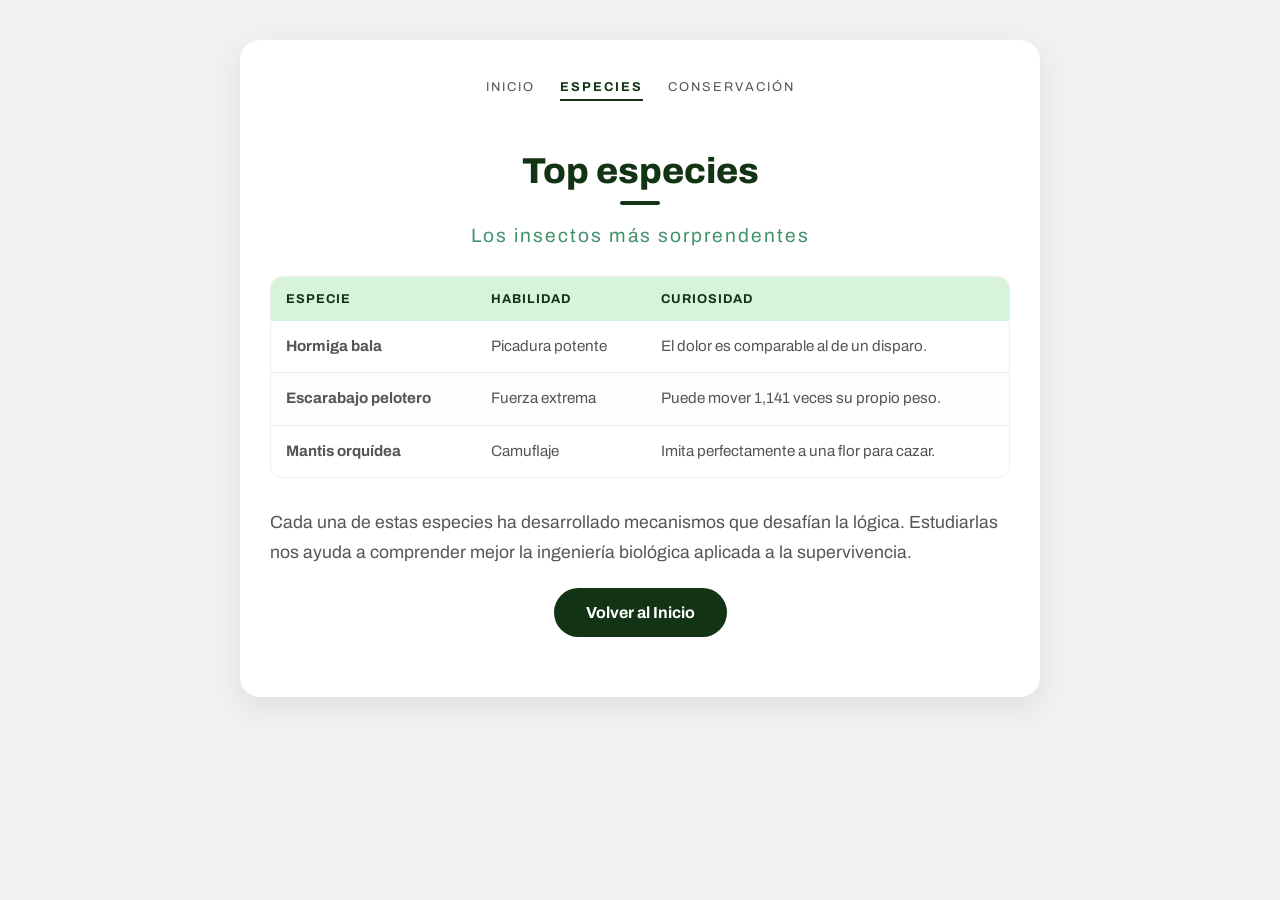
<file: docs/pagina2.html>
<!DOCTYPE html>
<html lang="es">
<head>
    <meta charset="UTF-8">
    <meta name="viewport" content="width=device-width, initial-scale=1.0">
    <title>Especies Fascinantes - Insectos</title>
    <link rel="preconnect" href="https://fonts.googleapis.com">
    <link rel="preconnect" href="https://fonts.gstatic.com" crossorigin>
    <link href="https://fonts.googleapis.com/css2?family=Archivo:wght@400;700&display=swap" rel="stylesheet">
    <link rel="stylesheet" href="styles.css">
</head>
<body>


    <main class="main-container">
        <nav class="nav-simple">
            <a href="index.html">Inicio</a>
            <a href="pagina2.html" class="active" >Especies</a>
            <a href="pagina3.html" >Conservación</a>
        </nav>
        <header>
            <h1>Top especies</h1>
            <div class="divider"></div>
            <h2>Los insectos más sorprendentes</h2>
        </header>


        <section class="tabla-ordenada">
            <table>
                <thead>
                    <tr>
                        <th>Especie</th>
                        <th>Habilidad</th>
                        <th>Curiosidad</th>
                    </tr>
                </thead>
                <tbody>
                    <tr>
                        <td><strong>Hormiga bala</strong></td>
                        <td>Picadura potente</td>
                        <td>El dolor es comparable al de un disparo.</td>
                    </tr>
                    <tr>
                        <td><strong>Escarabajo pelotero</strong></td>
                        <td>Fuerza extrema</td>
                        <td>Puede mover 1,141 veces su propio peso.</td>
                    </tr>
                    <tr>
                        <td><strong>Mantis orquídea</strong></td>
                        <td>Camuflaje</td>
                        <td>Imita perfectamente a una flor para cazar.</td>
                    </tr>
                </tbody>
            </table>
        </section>


        <section class="detalle">
            <p>
                Cada una de estas especies ha desarrollado mecanismos que desafían la lógica.
                Estudiarlas nos ayuda a comprender mejor la ingeniería biológica aplicada a la supervivencia.
            </p>
           
            <a href="index.html" class="boton-insecto">Volver al Inicio</a>
        </section>
    </main>


</body>
</html>
</file>
<file: docs/styles.css>
@import url('https://fonts.googleapis.com/css2?family=Archivo:ital,wght@0,100..900;1,100..900&display=swap');


/* 2. VARIABLES DE DISEÑO */
:root {
    --primary-green: #123314;   /* Verde solicitado anteriormente */
    --accent-green: #40916c;    
    --soft-green: #d8f3dc;      
    --text-main: #1b4332;      
    --text-muted: #555555;      
    --white: #ffffff;
    --bg-body: #f0f2f0;        
    --shadow: 0 10px 30px rgba(0, 0, 0, 0.08);
}


/* 3. RESET Y ESTRUCTURA BASE */
* {
    margin: 0;
    padding: 0;
    box-sizing: border-box;
}


body {
    font-family: 'Archivo', sans-serif; /* Actualizado */
    background-color: var(--bg-body);
    color: var(--text-main);
    display: flex;
    flex-direction: column;
    align-items: center;
    padding: 40px 20px;
    min-height: 100vh;
}


.main-container {
    background-color: var(--white);
    /* Ajustado a 560px para coincidir con la imagen y el video */
    max-width: 800px;
    width: 100%;
   
    /* Espaciado interno: 40px arriba/abajo y 30px a los lados para que el texto respire */
    padding: 40px 30px;
   
    border-radius: 20px;
    box-shadow: var(--shadow);
   
    /* Centra el contenedor en la pantalla */
    margin-left: auto;
    margin-right: auto;


    /* Asegura que los elementos internos (como el video) no se desborden */
    overflow: hidden;
}


/* 6. ENCABEZADO Y JERARQUÍA */
h1 {
    font-size: 36px; /* Ajustado a tu pedido */
    font-weight: 800;
    color: var(--primary-green);
    margin-bottom: 10px;
    text-align: center;
}


h2 {
    color: var(--accent-green);
    font-size: 1.2rem;
    font-weight: 400;
    text-transform: lowercase;
    letter-spacing: 2px;
    text-align: center;
    margin-bottom: 20px;
}


h2::first-letter {
    text-transform: uppercase;
}


/* 7. BLOQUES DE CONTENIDO Y GAP (La clave del espaciado) */
.galeria-multimedia {
    display: flex;
    flex-direction: column;
    gap: 30px; /* Espacio uniforme entre imagen, video y spotify */
    margin: 30px 0;
    align-items: center;
}


p {
    font-size: 1.1rem;
    line-height: 1.7;
    color: var(--text-muted);
    margin-bottom: 15px;
}


/* 8. BOTÓN */
.boton-insecto {
    display: block;
    width: fit-content;
    margin: 20px auto;
    background-color: var(--primary-green);
    color: var(--white);
    padding: 16px 32px;
    border-radius: 50px; /* Estilo píldora */
    text-decoration: none;
    font-weight: 700;
    transition: all 0.3s ease;
    text-align: center;
}


.boton-insecto:hover {
    background-color: #1b5e20;
    transform: translateY(-3px);
    box-shadow: 0 5px 15px rgba(0,0,0,0.1);
}


/* 10. ELEMENTOS MULTIMEDIA */
img {
    max-width: 800px; /* No superará este ancho */
    width: 100%;      /* Se ajustará al contenedor si este es menor a 560px */
    height: auto;     /* Mantiene la proporción para que no se deforme */
    display: block;   /* Evita espacios extra abajo */
    margin: 0 auto;   /* La centra si el contenedor es más ancho */
    border-radius: 12px;
}


iframe {
    border-radius: 12px;
    max-width: 100%; /* Para que no se corte en móviles */
}


/* Estilo del enlace a la araña */
.enlace-estilo {
    color: var(--primary-green);
    font-weight: 700;
    text-decoration: underline wavy;
}


/* Estilos específicos para la Tabla */
.tabla-ordenada {
    margin: 30px 0;
    width: 100%;
    overflow-x: auto; /* Permite scroll si la tabla es muy ancha en móviles */
}


table {
    width: 100%;
    border-collapse: separate; /* Permite redondear bordes */
    border-spacing: 0;
    font-size: 0.95rem;
    border: 1px solid #eee;
    border-radius: 12px;
    overflow: hidden;
}


th {
    background-color: var(--soft-green);
    color: var(--primary-green);
    font-weight: 700;
    text-align: left;
    padding: 15px;
    text-transform: uppercase;
    font-size: 0.8rem;
    letter-spacing: 1px;
}


td {
    padding: 15px;
    border-bottom: 1px solid #eee;
    color: var(--text-muted);
    line-height: 1.4;
}


/* Efecto cebreado para mejor legibilidad */
tbody tr:nth-child(even) {
    background-color: #fcfdfc;
}


/* Resaltar fila al pasar el mouse (Heurística: Feedback) */
tbody tr:hover {
    background-color: #f1f8f4;
    transition: background 0.3s ease;
}


/* Quitar el borde a la última fila */
tbody tr:last-child td {
    border-bottom: none;
}


/* Ajuste del divisor */
.divider {
    width: 40px;
    height: 4px;
    background-color: var(--primary-green);
    margin: 10px auto 20px;
    border-radius: 2px;
}


/* Estilos para la Navegación */
.nav-simple {
    display: flex;
    justify-content: center;
    gap: 25px;
    margin-bottom: 50px;
    font-size: 0.8rem;
    text-transform: uppercase;
    letter-spacing: 2px;
}


.nav-simple a {
    text-decoration: none;
    color: var(--text-muted);
    transition: color 0.3s ease;
    padding-bottom: 5px;
    border-bottom: 2px solid transparent;
}


.nav-simple a:hover {
    color: var(--primary-green);
}


.nav-simple a.active {
    color: var(--primary-green);
    font-weight: 700;
    border-bottom: 2px solid var(--primary-green); /* Subrayado verde para la página actual */
}


/* Ajuste de la imagen en la galería */
.galeria-multimedia img {
    width: 100%;
    max-width: 800px; /* Consistencia total */
    height: auto;
    border-radius: 15px;
    box-shadow: var(--shadow);
}
</file>
